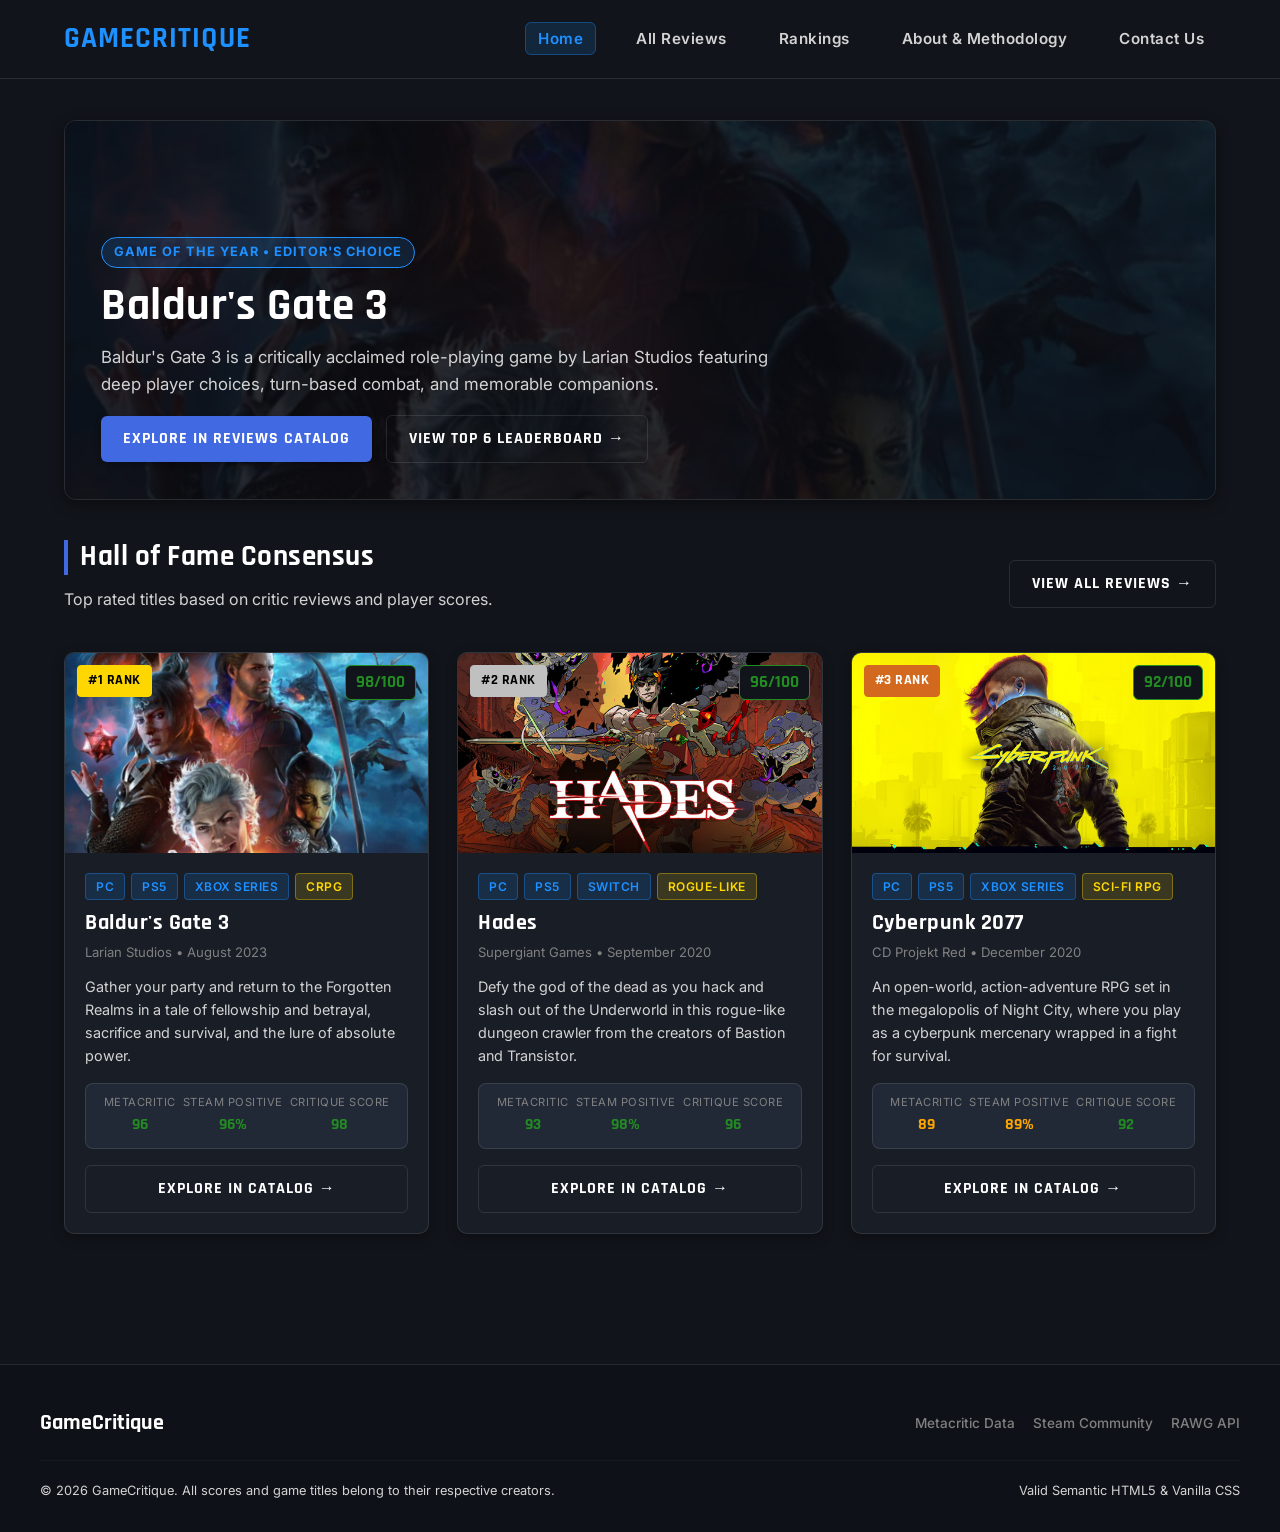
<file: index.html>
<!DOCTYPE html>
<html lang="en">

<head>
    <meta charset="UTF-8">
    <meta name="viewport" content="width=device-width, initial-scale=1.0">
    <title>GameCritique - The Modern Video Game Review &amp; Consensus Hub</title>
    <link rel="stylesheet" href="css/global.css">
    <link rel="stylesheet" href="css/nav.css">
    <link rel="stylesheet" href="css/pages.css">
    <link rel="stylesheet" href="css/footer.css">
</head>

<body>
    <header>
        <nav class="navbar">
            <div class="nav-brand">
                <a href="index.html">GameCritique</a>
            </div>
            <ul class="nav-links">
                <li><a href="index.html" class="active">Home</a></li>
                <li><a href="reviews.html">All Reviews</a></li>
                <li><a href="rankings.html">Rankings</a></li>
                <li><a href="about.html">About &amp; Methodology</a></li>
                <li><a href="contact.html">Contact Us</a></li>
            </ul>
        </nav>
    </header>

    <main>
        <!-- Featured Game -->
        <section class="hero-banner">
            <img src="images/bg3.jpg" alt="Baldur's Gate 3 official key art featuring party companions" class="hero-bg">
            <div class="hero-overlay"></div>
            <div class="hero-content">
                <span class="hero-badge">Game of the Year &bull; Editor's Choice</span>
                <h1 class="hero-title">Baldur's Gate 3</h1>
                <p class="hero-desc">
                    Baldur's Gate 3 is a critically acclaimed role-playing game by Larian Studios featuring deep player choices, turn-based combat, and memorable companions.
                </p>
                <div class="btn-group">
                    <a href="reviews.html#rpg" class="btn">Explore in Reviews Catalog</a>
                    <a href="rankings.html" class="btn btn-secondary">View Top 6 Leaderboard &rarr;</a>
                </div>
            </div>
        </section>

        <!-- Top Consensus -->
        <section>
            <div class="section-header">
                <div>
                    <h2 class="section-title">Hall of Fame Consensus</h2>
                    <p>Top rated titles based on critic reviews and player scores.</p>
                </div>
                <div class="btn-group">
                    <a href="reviews.html" class="btn btn-secondary">View All Reviews &rarr;</a>
                </div>
            </div>

            <div class="game-grid">
                <article class="game-card">
                    <figure class="card-media">
                        <img src="images/bg3.jpg" alt="Baldur's Gate 3 official cover art">
                        <span class="rank-badge rank-gold">#1 Rank</span>
                        <span class="card-score-badge">98/100</span>
                    </figure>
                    <div class="card-body">
                        <div class="card-tags">
                            <span class="tag tag-blue">PC</span>
                            <span class="tag tag-blue">PS5</span>
                            <span class="tag tag-blue">Xbox Series</span>
                            <span class="tag tag-gold">CRPG</span>
                        </div>
                        <h3 class="card-title">Baldur's Gate 3</h3>
                        <p class="card-meta">Larian Studios &bull; August 2023</p>
                        <p class="card-desc">Gather your party and return to the Forgotten Realms in a tale of fellowship and betrayal, sacrifice and survival, and the lure of absolute power.</p>

                        <dl class="benchmark-row">
                            <div class="benchmark-item">
                                <dt class="benchmark-label">Metacritic</dt>
                                <dd class="benchmark-value green">96</dd>
                            </div>
                            <div class="benchmark-item">
                                <dt class="benchmark-label">Steam Positive</dt>
                                <dd class="benchmark-value green">96%</dd>
                            </div>
                            <div class="benchmark-item">
                                <dt class="benchmark-label">Critique Score</dt>
                                <dd class="benchmark-value green">98</dd>
                            </div>
                        </dl>
                        <a href="reviews.html#rpg" class="btn btn-secondary">Explore in Catalog &rarr;</a>
                    </div>
                </article>

                <article class="game-card">
                    <figure class="card-media">
                        <img src="images/hades.jpg" alt="Hades official key art featuring Zagreus">
                        <span class="rank-badge rank-silver">#2 Rank</span>
                        <span class="card-score-badge">96/100</span>
                    </figure>
                    <div class="card-body">
                        <div class="card-tags">
                            <span class="tag tag-blue">PC</span>
                            <span class="tag tag-blue">PS5</span>
                            <span class="tag tag-blue">Switch</span>
                            <span class="tag tag-gold">Rogue-like</span>
                        </div>
                        <h3 class="card-title">Hades</h3>
                        <p class="card-meta">Supergiant Games &bull; September 2020</p>
                        <p class="card-desc">Defy the god of the dead as you hack and slash out of the Underworld in this rogue-like dungeon crawler from the creators of Bastion and Transistor.</p>

                        <dl class="benchmark-row">
                            <div class="benchmark-item">
                                <dt class="benchmark-label">Metacritic</dt>
                                <dd class="benchmark-value green">93</dd>
                            </div>
                            <div class="benchmark-item">
                                <dt class="benchmark-label">Steam Positive</dt>
                                <dd class="benchmark-value green">98%</dd>
                            </div>
                            <div class="benchmark-item">
                                <dt class="benchmark-label">Critique Score</dt>
                                <dd class="benchmark-value green">96</dd>
                            </div>
                        </dl>
                        <a href="reviews.html#indie" class="btn btn-secondary">Explore in Catalog &rarr;</a>
                    </div>
                </article>

                <article class="game-card">
                    <figure class="card-media">
                        <img src="images/cyberpunk.jpg" alt="Cyberpunk 2077 official cover art featuring protagonist V">
                        <span class="rank-badge rank-bronze">#3 Rank</span>
                        <span class="card-score-badge">92/100</span>
                    </figure>
                    <div class="card-body">
                        <div class="card-tags">
                            <span class="tag tag-blue">PC</span>
                            <span class="tag tag-blue">PS5</span>
                            <span class="tag tag-blue">Xbox Series</span>
                            <span class="tag tag-gold">Sci-Fi RPG</span>
                        </div>
                        <h3 class="card-title">Cyberpunk 2077</h3>
                        <p class="card-meta">CD Projekt Red &bull; December 2020</p>
                        <p class="card-desc">An open-world, action-adventure RPG set in the megalopolis of Night City, where you play as a cyberpunk mercenary wrapped in a fight for survival.</p>

                        <dl class="benchmark-row">
                            <div class="benchmark-item">
                                <dt class="benchmark-label">Metacritic</dt>
                                <dd class="benchmark-value orange">89</dd>
                            </div>
                            <div class="benchmark-item">
                                <dt class="benchmark-label">Steam Positive</dt>
                                <dd class="benchmark-value orange">89%</dd>
                            </div>
                            <div class="benchmark-item">
                                <dt class="benchmark-label">Critique Score</dt>
                                <dd class="benchmark-value green">92</dd>
                            </div>
                        </dl>
                        <a href="reviews.html#rpg" class="btn btn-secondary">Explore in Catalog &rarr;</a>
                    </div>
                </article>
            </div>
        </section>
    </main>
 
    <!-- Page Footer -->
    <footer>
        <div class="footer-content">
            <div class="footer-brand">GameCritique</div>
            <ul class="footer-sources">
                <li><a href="https://www.metacritic.com/game/" target="_blank" rel="noopener noreferrer">Metacritic
                        Data</a></li>
                <li><a href="https://store.steampowered.com/" target="_blank" rel="noopener noreferrer">Steam
                        Community</a></li>
                <li><a href="https://rawg.io/" target="_blank" rel="noopener noreferrer">RAWG API</a></li>
            </ul>
        </div>
        <div class="footer-bottom">
            <p>&copy; 2026 GameCritique. All scores and game titles belong to their respective creators.</p>
            <p>Valid Semantic HTML5 &amp; Vanilla CSS</p>
        </div>
    </footer>
</body>

</html>
</file>
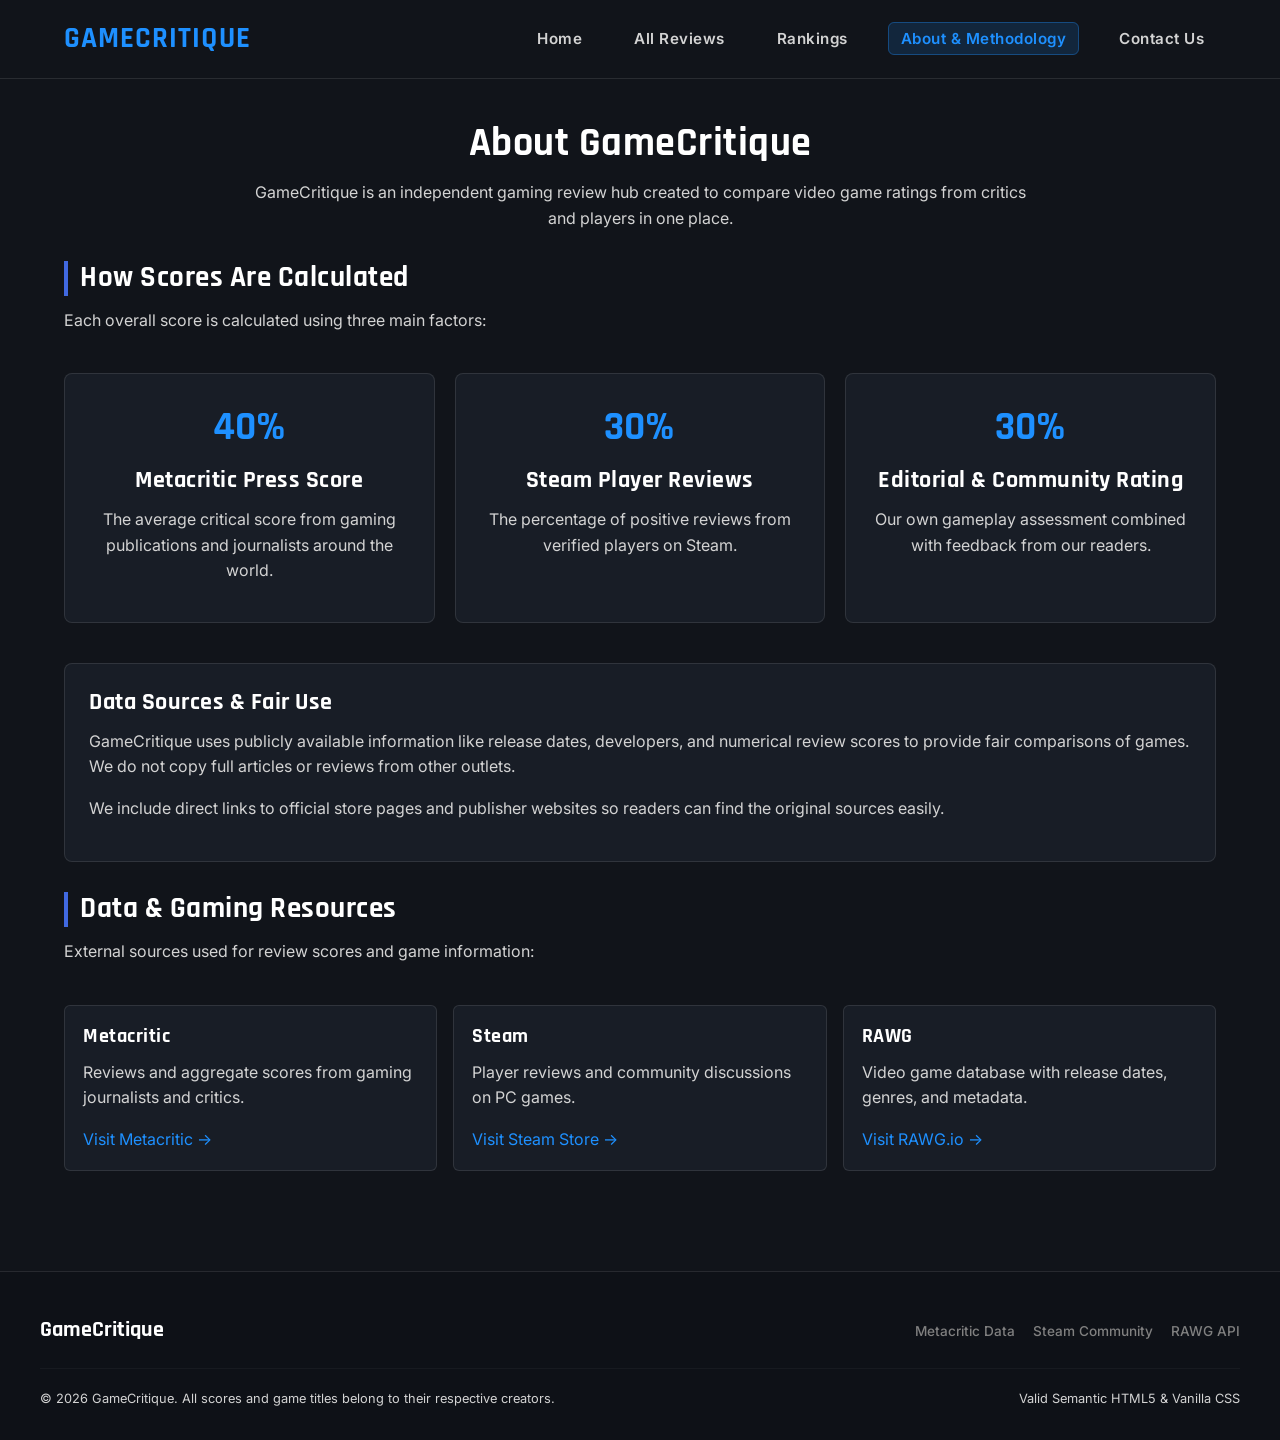
<file: about.html>
<!DOCTYPE html>
<html lang="en">
<head>
    <meta charset="UTF-8">
    <meta name="viewport" content="width=device-width, initial-scale=1.0">
    <title>GameCritique - About Our Consensus Methodology</title>
    <link rel="stylesheet" href="css/global.css">
    <link rel="stylesheet" href="css/nav.css">
    <link rel="stylesheet" href="css/pages.css">
    <link rel="stylesheet" href="css/footer.css">
</head>
<body>
    <header>
        <nav class="navbar">
            <div class="nav-brand">
                <a href="index.html">GameCritique</a>
            </div>
            <ul class="nav-links">
                <li><a href="index.html">Home</a></li>
                <li><a href="reviews.html">All Reviews</a></li>
                <li><a href="rankings.html">Rankings</a></li>
                <li><a href="about.html" class="active">About &amp; Methodology</a></li>
                <li><a href="contact.html">Contact Us</a></li>
            </ul>
        </nav>
    </header>

    <main>
        <!-- Mission Overview -->
        <section class="about-hero">
            <h1>About GameCritique</h1>
            <p>
                GameCritique is an independent gaming review hub created to compare video game ratings from critics and players in one place.
            </p>
        </section>

        <section>
            <div class="section-header">
                <div>
                    <h2 class="section-title">How Scores Are Calculated</h2>
                    <p>Each overall score is calculated using three main factors:</p>
                </div>
            </div>

            <!-- Scoring Formula -->
            <div class="algorithm-cards">
                <article class="algo-card">
                    <p class="algo-percent">40%</p>
                    <h3>Metacritic Press Score</h3>
                    <p>
                        The average critical score from gaming publications and journalists around the world.
                    </p>
                </article>

                <article class="algo-card">
                    <p class="algo-percent">30%</p>
                    <h3>Steam Player Reviews</h3>
                    <p>
                        The percentage of positive reviews from verified players on Steam.
                    </p>
                </article>

                <article class="algo-card">
                    <p class="algo-percent">30%</p>
                    <h3>Editorial &amp; Community Rating</h3>
                    <p>
                        Our own gameplay assessment combined with feedback from our readers.
                    </p>
                </article>
            </div>
        </section>

        <section class="info-card">
            <h3>Data Sources &amp; Fair Use</h3>
            <p>
                GameCritique uses publicly available information like release dates, developers, and numerical review scores to provide fair comparisons of games. We do not copy full articles or reviews from other outlets.
            </p>
            <p>
                We include direct links to official store pages and publisher websites so readers can find the original sources easily.
            </p>
        </section>

        <section>
            <div class="section-header">
                <div>
                    <h2 class="section-title">Data &amp; Gaming Resources</h2>
                    <p>External sources used for review scores and game information:</p>
                </div>
            </div>

            <!-- External Sources -->
            <div class="resources-grid">
                <article class="resource-card">
                    <h4>Metacritic</h4>
                    <p>Reviews and aggregate scores from gaming journalists and critics.</p>
                    <a href="https://www.metacritic.com/game/" target="_blank" rel="noopener noreferrer">Visit Metacritic &rarr;</a>
                </article>

                <article class="resource-card">
                    <h4>Steam</h4>
                    <p>Player reviews and community discussions on PC games.</p>
                    <a href="https://store.steampowered.com/" target="_blank" rel="noopener noreferrer">Visit Steam Store &rarr;</a>
                </article>

                <article class="resource-card">
                    <h4>RAWG</h4>
                    <p>Video game database with release dates, genres, and metadata.</p>
                    <a href="https://rawg.io/" target="_blank" rel="noopener noreferrer">Visit RAWG.io &rarr;</a>
                </article>
            </div>
        </section>
    </main>

    <footer>
        <div class="footer-content">
            <div class="footer-brand">GameCritique</div>
            <ul class="footer-sources">
                <li><a href="https://www.metacritic.com/game/" target="_blank" rel="noopener noreferrer">Metacritic Data</a></li>
                <li><a href="https://store.steampowered.com/" target="_blank" rel="noopener noreferrer">Steam Community</a></li>
                <li><a href="https://rawg.io/" target="_blank" rel="noopener noreferrer">RAWG API</a></li>
            </ul>
        </div>
        <div class="footer-bottom">
            <p>&copy; 2026 GameCritique. All scores and game titles belong to their respective creators.</p>
            <p>Valid Semantic HTML5 &amp; Vanilla CSS</p>
        </div>
    </footer>
</body>
</html>
</file>
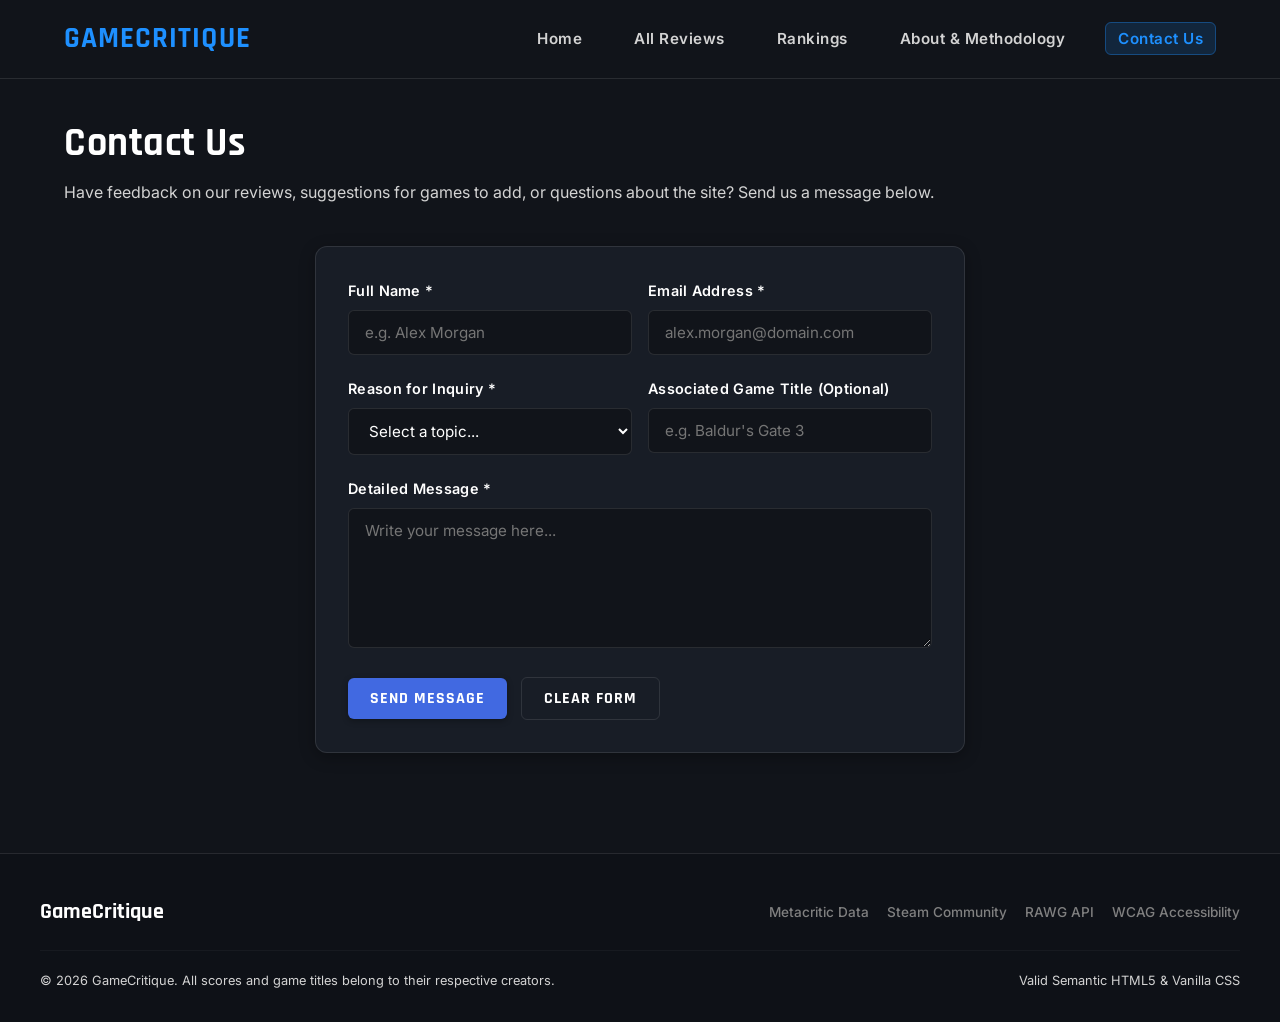
<file: contact.html>
<!DOCTYPE html>
<html lang="en">
<head>
    <meta charset="UTF-8">
    <meta name="viewport" content="width=device-width, initial-scale=1.0">
    <title>GameCritique - Contact Us</title>
    <link rel="stylesheet" href="css/global.css">
    <link rel="stylesheet" href="css/nav.css">
    <link rel="stylesheet" href="css/pages.css">
    <link rel="stylesheet" href="css/forms.css">
    <link rel="stylesheet" href="css/footer.css">
</head>
<body>
    <header>
        <nav class="navbar">
            <div class="nav-brand">
                <a href="index.html">GameCritique</a>
            </div>
            <ul class="nav-links">
                <li><a href="index.html">Home</a></li>
                <li><a href="reviews.html">All Reviews</a></li>
                <li><a href="rankings.html">Rankings</a></li>
                <li><a href="about.html">About &amp; Methodology</a></li>
                <li><a href="contact.html" class="active">Contact Us</a></li>
            </ul>
        </nav>
    </header>

    <main>
        <div class="section-header">
            <div>
                <h1>Contact Us</h1>
                <p>Have feedback on our reviews, suggestions for games to add, or questions about the site? Send us a message below.</p>
            </div>
        </div>

        <!-- Feedback Form -->
        <section class="form-container">
            <form action="#" method="post">
                <div class="form-row">
                    <div class="form-group">
                        <label for="contact-name">Full Name *</label>
                        <input type="text" id="contact-name" name="full_name" required minlength="2" placeholder="e.g. Alex Morgan">
                    </div>
                    <div class="form-group">
                        <label for="contact-email">Email Address *</label>
                        <input type="email" id="contact-email" name="email_address" required placeholder="alex.morgan@domain.com">
                    </div>
                </div>

                <div class="form-row">
                    <div class="form-group">
                        <label for="contact-topic">Reason for Inquiry *</label>
                        <select id="contact-topic" name="inquiry_topic" required>
                            <option value="">Select a topic...</option>
                            <option value="review-request">Suggest a Game to Review</option>
                            <option value="score-dispute">Question About a Score</option>
                            <option value="bug-report">Report a Site Bug / Issue</option>
                            <option value="general">General Feedback</option>
                        </select>
                    </div>
                    <div class="form-group">
                        <label for="game-title-input">Associated Game Title (Optional)</label>
                        <input type="text" id="game-title-input" name="game_title" placeholder="e.g. Baldur's Gate 3">
                    </div>
                </div>

                <div class="form-group">
                    <label for="contact-message">Detailed Message *</label>
                    <textarea id="contact-message" name="message_content" rows="6" required minlength="15" placeholder="Write your message here..."></textarea>
                </div>

                <div class="btn-group">
                    <button type="submit" class="btn">Send Message</button>
                    <button type="reset" class="btn btn-secondary">Clear Form</button>
                </div>
            </form>
        </section>
    </main>

    <!-- Page Footer -->
    <footer>
        <div class="footer-content">
            <div class="footer-brand">GameCritique</div>
            <ul class="footer-sources">
                <li><a href="https://www.metacritic.com/game/" target="_blank" rel="noopener noreferrer">Metacritic Data</a></li>
                <li><a href="https://store.steampowered.com/" target="_blank" rel="noopener noreferrer">Steam Community</a></li>
                <li><a href="https://rawg.io/" target="_blank" rel="noopener noreferrer">RAWG API</a></li>
                <li><a href="https://www.w3.org/WAI/WCAG22/quickref/" target="_blank" rel="noopener noreferrer">WCAG Accessibility</a></li>
            </ul>
        </div>
        <div class="footer-bottom">
            <p>&copy; 2026 GameCritique. All scores and game titles belong to their respective creators.</p>
            <p>Valid Semantic HTML5 &amp; Vanilla CSS</p>
        </div>
    </footer>
</body>
</html>
</file>
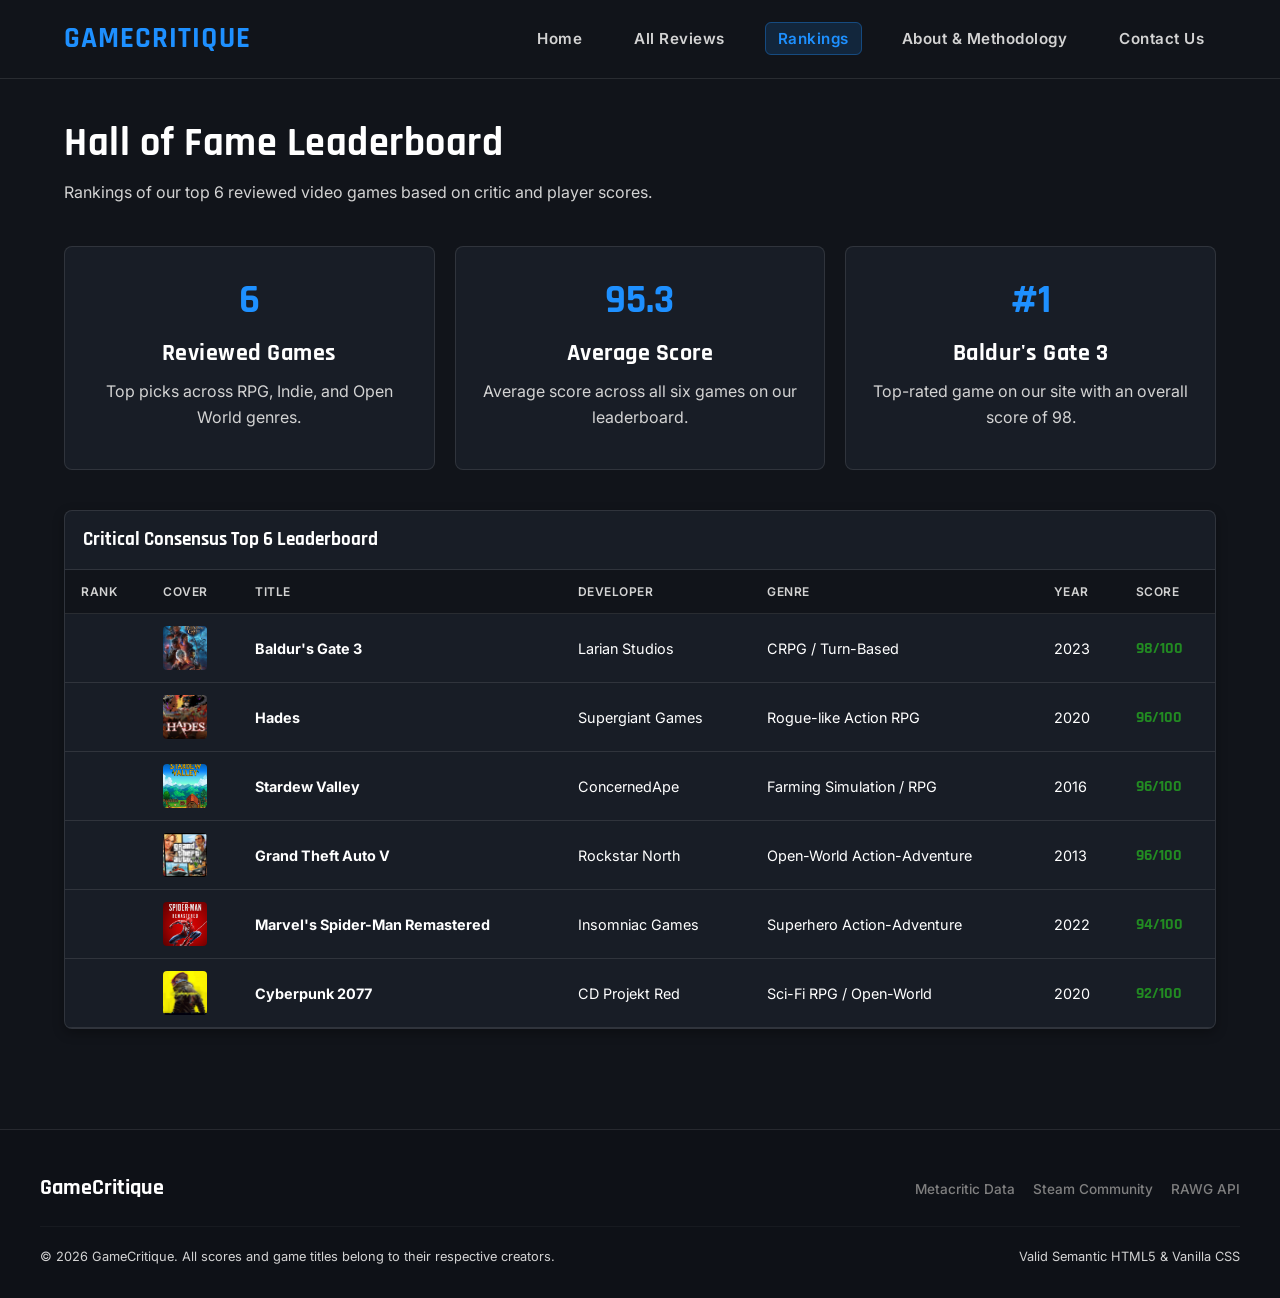
<file: rankings.html>
<!DOCTYPE html>
<html lang="en">
<head>
    <meta charset="UTF-8">
    <meta name="viewport" content="width=device-width, initial-scale=1.0">
    <title>GameCritique - Critical Consensus Rankings &amp; Leaderboard</title>
    <link rel="stylesheet" href="css/global.css">
    <link rel="stylesheet" href="css/nav.css">
    <link rel="stylesheet" href="css/pages.css">
    <link rel="stylesheet" href="css/footer.css">
</head>
<body>
    <header>
        <nav class="navbar">
            <div class="nav-brand">
                <a href="index.html">GameCritique</a>
            </div>
            <ul class="nav-links">
                <li><a href="index.html">Home</a></li>
                <li><a href="reviews.html">All Reviews</a></li>
                <li><a href="rankings.html" class="active">Rankings</a></li>
                <li><a href="about.html">About &amp; Methodology</a></li>
                <li><a href="contact.html">Contact Us</a></li>
            </ul>
        </nav>
    </header>

    <main>
        <div class="section-header">
            <div>
                <h1>Hall of Fame Leaderboard</h1>
                <p>Rankings of our top 6 reviewed video games based on critic and player scores.</p>
            </div>
        </div>

        <!-- Summary Stats -->
        <div class="algorithm-cards">
            <article class="algo-card">
                <p class="algo-percent">6</p>
                <h3>Reviewed Games</h3>
                <p>Top picks across RPG, Indie, and Open World genres.</p>
            </article>
            <article class="algo-card">
                <p class="algo-percent">95.3</p>
                <h3>Average Score</h3>
                <p>Average score across all six games on our leaderboard.</p>
            </article>
            <article class="algo-card">
                <p class="algo-percent">#1</p>
                <h3>Baldur's Gate 3</h3>
                <p>Top-rated game on our site with an overall score of 98.</p>
            </article>
        </div>

        <!-- Leaderboard Table -->
        <div class="rankings-table-wrap">
            <table class="rankings-table">
                <caption>Critical Consensus Top 6 Leaderboard</caption>
                <thead>
                    <tr>
                        <th scope="col">Rank</th>
                        <th scope="col">Cover</th>
                        <th scope="col">Title</th>
                        <th scope="col">Developer</th>
                        <th scope="col">Genre</th>
                        <th scope="col">Year</th>
                        <th scope="col">Score</th>
                    </tr>
                </thead>
                <tbody>
                    <tr>
                        <td><span class="rank-badge rank-gold">#1</span></td>
                        <td><img src="images/bg3.jpg" alt="Baldur's Gate 3 official key art featuring party companions" class="table-thumb"></td>
                        <td><strong>Baldur's Gate 3</strong></td>
                        <td>Larian Studios</td>
                        <td>CRPG / Turn-Based</td>
                        <td>2023</td>
                        <td><span class="benchmark-value green">98/100</span></td>
                    </tr>
                    <tr>
                        <td><span class="rank-badge rank-silver">#2</span></td>
                        <td><img src="images/hades.jpg" alt="Hades official key art featuring Zagreus" class="table-thumb"></td>
                        <td><strong>Hades</strong></td>
                        <td>Supergiant Games</td>
                        <td>Rogue-like Action RPG</td>
                        <td>2020</td>
                        <td><span class="benchmark-value green">96/100</span></td>
                    </tr>
                    <tr>
                        <td><span class="rank-badge rank-bronze">#3</span></td>
                        <td><img src="images/stardewvalley.jpg" alt="Stardew Valley official key art" class="table-thumb"></td>
                        <td><strong>Stardew Valley</strong></td>
                        <td>ConcernedApe</td>
                        <td>Farming Simulation / RPG</td>
                        <td>2016</td>
                        <td><span class="benchmark-value green">96/100</span></td>
                    </tr>
                    <tr>
                        <td><span class="rank-badge">#4</span></td>
                        <td><img src="images/gtav.jpg" alt="Grand Theft Auto V official key art" class="table-thumb"></td>
                        <td><strong>Grand Theft Auto V</strong></td>
                        <td>Rockstar North</td>
                        <td>Open-World Action-Adventure</td>
                        <td>2013</td>
                        <td><span class="benchmark-value green">96/100</span></td>
                    </tr>
                    <tr>
                        <td><span class="rank-badge">#5</span></td>
                        <td><img src="images/spiderman.jpg" alt="Marvel's Spider-Man official key art" class="table-thumb"></td>
                        <td><strong>Marvel's Spider-Man Remastered</strong></td>
                        <td>Insomniac Games</td>
                        <td>Superhero Action-Adventure</td>
                        <td>2022</td>
                        <td><span class="benchmark-value green">94/100</span></td>
                    </tr>
                    <tr>
                        <td><span class="rank-badge">#6</span></td>
                        <td><img src="images/cyberpunk.jpg" alt="Cyberpunk 2077 official key art featuring V" class="table-thumb"></td>
                        <td><strong>Cyberpunk 2077</strong></td>
                        <td>CD Projekt Red</td>
                        <td>Sci-Fi RPG / Open-World</td>
                        <td>2020</td>
                        <td><span class="benchmark-value green">92/100</span></td>
                    </tr>
                </tbody>
            </table>
        </div>
    </main>

    <footer>
        <div class="footer-content">
            <div class="footer-brand">GameCritique</div>
            <ul class="footer-sources">
                <li><a href="https://www.metacritic.com/game/" target="_blank" rel="noopener noreferrer">Metacritic Data</a></li>
                <li><a href="https://store.steampowered.com/" target="_blank" rel="noopener noreferrer">Steam Community</a></li>
                <li><a href="https://rawg.io/" target="_blank" rel="noopener noreferrer">RAWG API</a></li>
            </ul>
        </div>
        <div class="footer-bottom">
            <p>&copy; 2026 GameCritique. All scores and game titles belong to their respective creators.</p>
            <p>Valid Semantic HTML5 &amp; Vanilla CSS</p>
        </div>
    </footer>
</body>
</html>
</file>
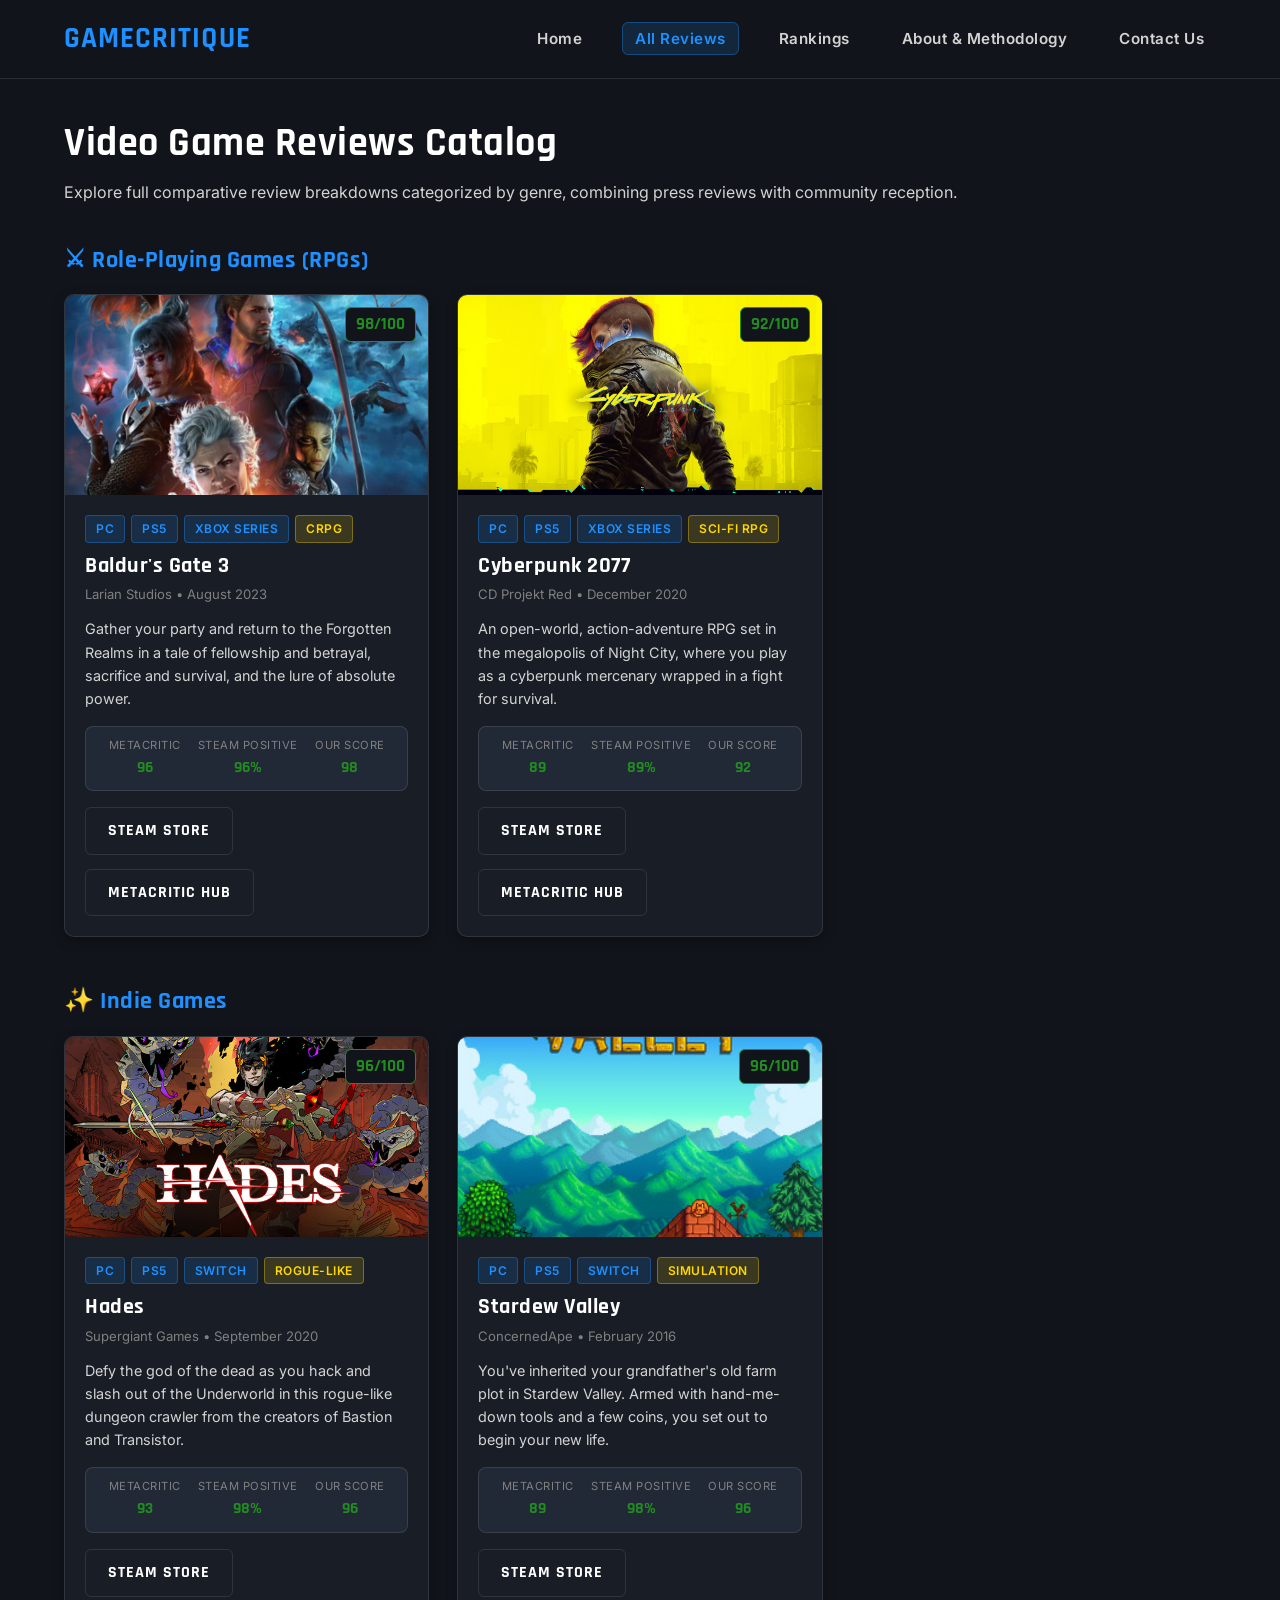
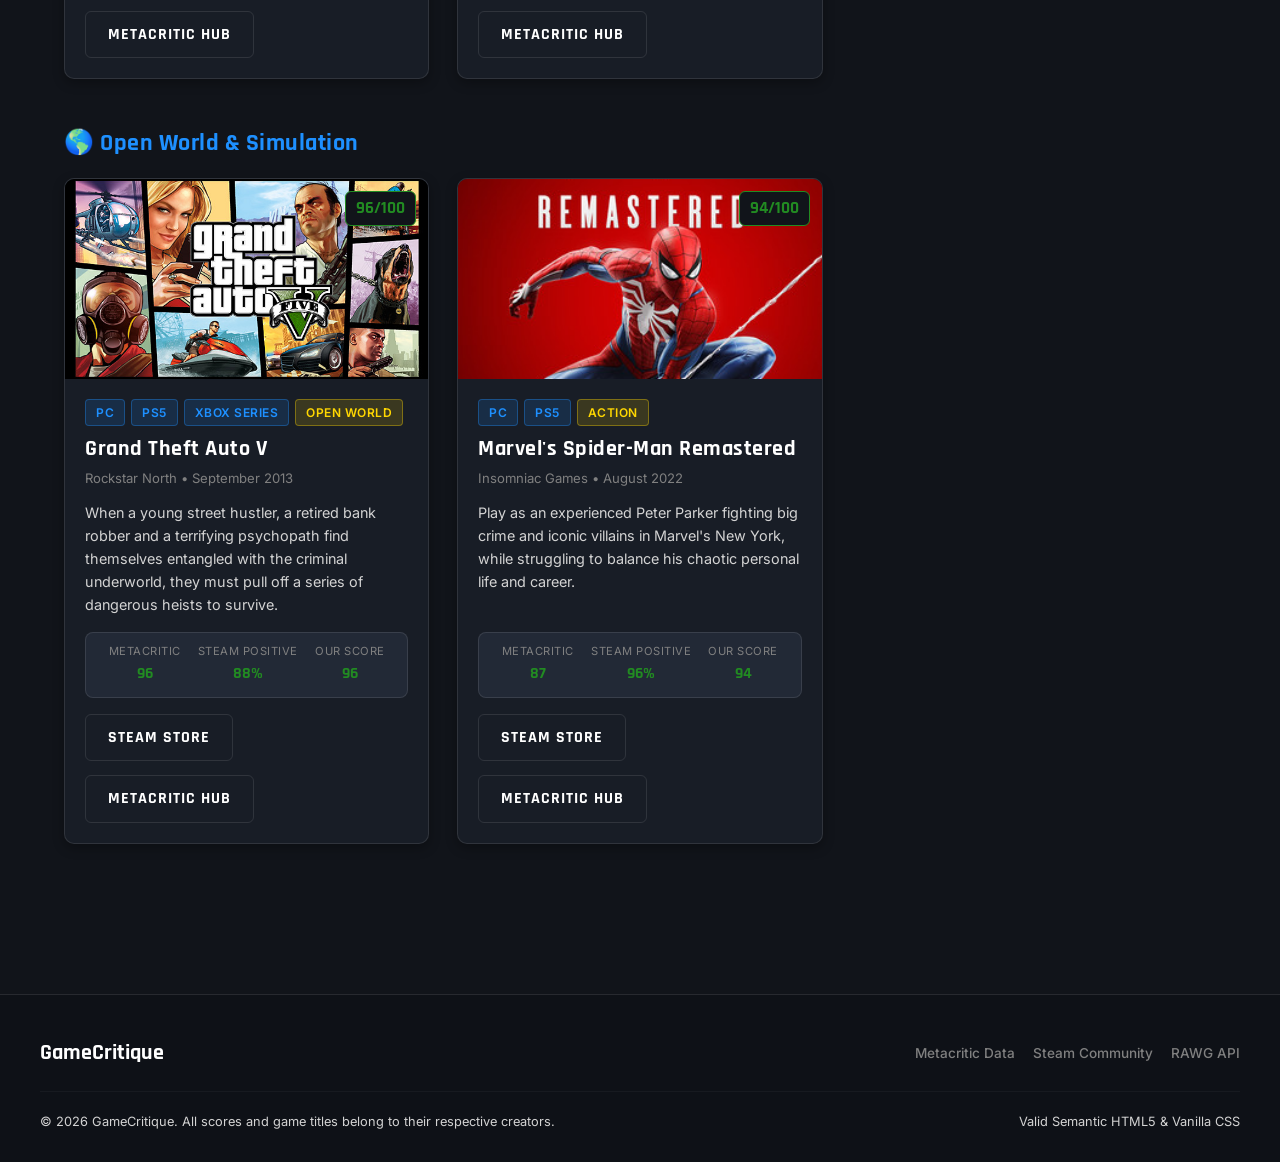
<file: reviews.html>
<!DOCTYPE html>
<html lang="en">
<head>
    <meta charset="UTF-8">
    <meta name="viewport" content="width=device-width, initial-scale=1.0">
    <title>GameCritique - Complete Database of Video Game Reviews</title>
    <link rel="stylesheet" href="css/global.css">
    <link rel="stylesheet" href="css/nav.css">
    <link rel="stylesheet" href="css/pages.css">
    <link rel="stylesheet" href="css/footer.css">
</head>
<body>
    <header>
        <nav class="navbar">
            <div class="nav-brand">
                <a href="index.html">GameCritique</a>
            </div>
            <ul class="nav-links">
                <li><a href="index.html">Home</a></li>
                <li><a href="reviews.html" class="active">All Reviews</a></li>
                <li><a href="rankings.html">Rankings</a></li>
                <li><a href="about.html">About &amp; Methodology</a></li>
                <li><a href="contact.html">Contact Us</a></li>
            </ul>
        </nav>
    </header>

    <main>
        <div class="section-header">
            <div>
                <h1>Video Game Reviews Catalog</h1>
                <p>Explore full comparative review breakdowns categorized by genre, combining press reviews with community reception.</p>
            </div>
        </div>

        <!-- RPG Section -->
        <section id="rpg" class="category-block">
            <h2 class="category-title">&#9876; Role-Playing Games (RPGs)</h2>
            <div class="game-grid">
                <article class="game-card">
                    <figure class="card-media">
                        <img src="images/bg3.jpg" alt="Baldur's Gate 3 official cover art">
                        <span class="card-score-badge">98/100</span>
                    </figure>
                    <div class="card-body">
                        <div class="card-tags">
                            <span class="tag tag-blue">PC</span>
                            <span class="tag tag-blue">PS5</span>
                            <span class="tag tag-blue">Xbox Series</span>
                            <span class="tag tag-gold">CRPG</span>
                        </div>
                        <h3 class="card-title">Baldur's Gate 3</h3>
                        <p class="card-meta">Larian Studios &bull; August 2023</p>
                        <p class="card-desc">Gather your party and return to the Forgotten Realms in a tale of fellowship and betrayal, sacrifice and survival, and the lure of absolute power.</p>
                        
                        <dl class="benchmark-row">
                            <div class="benchmark-item">
                                <dt class="benchmark-label">Metacritic</dt>
                                <dd class="benchmark-value green">96</dd>
                            </div>
                            <div class="benchmark-item">
                                <dt class="benchmark-label">Steam Positive</dt>
                                <dd class="benchmark-value green">96%</dd>
                            </div>
                            <div class="benchmark-item">
                                <dt class="benchmark-label">Our Score</dt>
                                <dd class="benchmark-value green">98</dd>
                            </div>
                        </dl>
                        <div class="btn-group">
                            <a href="https://store.steampowered.com/app/1086940/Baldurs_Gate_3/" target="_blank" rel="noopener noreferrer" class="btn btn-secondary">Steam Store</a>
                            <a href="https://www.metacritic.com/game/baldurs-gate-3/" target="_blank" rel="noopener noreferrer" class="btn btn-secondary">Metacritic Hub</a>
                        </div>
                    </div>
                </article>

                <article class="game-card">
                    <figure class="card-media">
                        <img src="images/cyberpunk.jpg" alt="Cyberpunk 2077 official cover art featuring protagonist V">
                        <span class="card-score-badge">92/100</span>
                    </figure>
                    <div class="card-body">
                        <div class="card-tags">
                            <span class="tag tag-blue">PC</span>
                            <span class="tag tag-blue">PS5</span>
                            <span class="tag tag-blue">Xbox Series</span>
                            <span class="tag tag-gold">Sci-Fi RPG</span>
                        </div>
                        <h3 class="card-title">Cyberpunk 2077</h3>
                        <p class="card-meta">CD Projekt Red &bull; December 2020</p>
                        <p class="card-desc">An open-world, action-adventure RPG set in the megalopolis of Night City, where you play as a cyberpunk mercenary wrapped in a fight for survival.</p>
                        
                        <dl class="benchmark-row">
                            <div class="benchmark-item">
                                <dt class="benchmark-label">Metacritic</dt>
                                <dd class="benchmark-value green">89</dd>
                            </div>
                            <div class="benchmark-item">
                                <dt class="benchmark-label">Steam Positive</dt>
                                <dd class="benchmark-value green">89%</dd>
                            </div>
                            <div class="benchmark-item">
                                <dt class="benchmark-label">Our Score</dt>
                                <dd class="benchmark-value green">92</dd>
                            </div>
                        </dl>
                        <div class="btn-group">
                            <a href="https://store.steampowered.com/app/1091500/Cyberpunk_2077/" target="_blank" rel="noopener noreferrer" class="btn btn-secondary">Steam Store</a>
                            <a href="https://www.metacritic.com/game/cyberpunk-2077/" target="_blank" rel="noopener noreferrer" class="btn btn-secondary">Metacritic Hub</a>
                        </div>
                    </div>
                </article>
            </div>
        </section>

        <!-- Indie Section -->
        <section id="indie" class="category-block">
            <h2 class="category-title">&#10024; Indie Games</h2>
            <div class="game-grid">
                <article class="game-card">
                    <figure class="card-media">
                        <img src="images/hades.jpg" alt="Hades official key art featuring Zagreus">
                        <span class="card-score-badge">96/100</span>
                    </figure>
                    <div class="card-body">
                        <div class="card-tags">
                            <span class="tag tag-blue">PC</span>
                            <span class="tag tag-blue">PS5</span>
                            <span class="tag tag-blue">Switch</span>
                            <span class="tag tag-gold">Rogue-like</span>
                        </div>
                        <h3 class="card-title">Hades</h3>
                        <p class="card-meta">Supergiant Games &bull; September 2020</p>
                        <p class="card-desc">Defy the god of the dead as you hack and slash out of the Underworld in this rogue-like dungeon crawler from the creators of Bastion and Transistor.</p>
                        
                        <dl class="benchmark-row">
                            <div class="benchmark-item">
                                <dt class="benchmark-label">Metacritic</dt>
                                <dd class="benchmark-value green">93</dd>
                            </div>
                            <div class="benchmark-item">
                                <dt class="benchmark-label">Steam Positive</dt>
                                <dd class="benchmark-value green">98%</dd>
                            </div>
                            <div class="benchmark-item">
                                <dt class="benchmark-label">Our Score</dt>
                                <dd class="benchmark-value green">96</dd>
                            </div>
                        </dl>
                        <div class="btn-group">
                            <a href="https://store.steampowered.com/app/1145360/Hades/" target="_blank" rel="noopener noreferrer" class="btn btn-secondary">Steam Store</a>
                            <a href="https://www.metacritic.com/game/hades/" target="_blank" rel="noopener noreferrer" class="btn btn-secondary">Metacritic Hub</a>
                        </div>
                    </div>
                </article>

                <article class="game-card">
                    <figure class="card-media">
                        <img src="images/stardewvalley.jpg" alt="Stardew Valley official key art">
                        <span class="card-score-badge">96/100</span>
                    </figure>
                    <div class="card-body">
                        <div class="card-tags">
                            <span class="tag tag-blue">PC</span>
                            <span class="tag tag-blue">PS5</span>
                            <span class="tag tag-blue">Switch</span>
                            <span class="tag tag-gold">Simulation</span>
                        </div>
                        <h3 class="card-title">Stardew Valley</h3>
                        <p class="card-meta">ConcernedApe &bull; February 2016</p>
                        <p class="card-desc">You've inherited your grandfather's old farm plot in Stardew Valley. Armed with hand-me-down tools and a few coins, you set out to begin your new life.</p>
                        
                        <dl class="benchmark-row">
                            <div class="benchmark-item">
                                <dt class="benchmark-label">Metacritic</dt>
                                <dd class="benchmark-value green">89</dd>
                            </div>
                            <div class="benchmark-item">
                                <dt class="benchmark-label">Steam Positive</dt>
                                <dd class="benchmark-value green">98%</dd>
                            </div>
                            <div class="benchmark-item">
                                <dt class="benchmark-label">Our Score</dt>
                                <dd class="benchmark-value green">96</dd>
                            </div>
                        </dl>
                        <div class="btn-group">
                            <a href="https://store.steampowered.com/app/413150/Stardew_Valley/" target="_blank" rel="noopener noreferrer" class="btn btn-secondary">Steam Store</a>
                            <a href="https://www.metacritic.com/game/stardew-valley/" target="_blank" rel="noopener noreferrer" class="btn btn-secondary">Metacritic Hub</a>
                        </div>
                    </div>
                </article>
            </div>
        </section>

        <!-- Open World -->
        <section id="open-world" class="category-block">
            <h2 class="category-title">&#127758; Open World &amp; Simulation</h2>
            <div class="game-grid">
                <article class="game-card">
                    <figure class="card-media">
                        <img src="images/gtav.jpg" alt="Grand Theft Auto V official key art">
                        <span class="card-score-badge">96/100</span>
                    </figure>
                    <div class="card-body">
                        <div class="card-tags">
                            <span class="tag tag-blue">PC</span>
                            <span class="tag tag-blue">PS5</span>
                            <span class="tag tag-blue">Xbox Series</span>
                            <span class="tag tag-gold">Open World</span>
                        </div>
                        <h3 class="card-title">Grand Theft Auto V</h3>
                        <p class="card-meta">Rockstar North &bull; September 2013</p>
                        <p class="card-desc">When a young street hustler, a retired bank robber and a terrifying psychopath find themselves entangled with the criminal underworld, they must pull off a series of dangerous heists to survive.</p>
                        
                        <dl class="benchmark-row">
                            <div class="benchmark-item">
                                <dt class="benchmark-label">Metacritic</dt>
                                <dd class="benchmark-value green">96</dd>
                            </div>
                            <div class="benchmark-item">
                                <dt class="benchmark-label">Steam Positive</dt>
                                <dd class="benchmark-value green">88%</dd>
                            </div>
                            <div class="benchmark-item">
                                <dt class="benchmark-label">Our Score</dt>
                                <dd class="benchmark-value green">96</dd>
                            </div>
                        </dl>
                        <div class="btn-group">
                            <a href="https://store.steampowered.com/app/271590/Grand_Theft_Auto_V/" target="_blank" rel="noopener noreferrer" class="btn btn-secondary">Steam Store</a>
                            <a href="https://www.metacritic.com/game/grand-theft-auto-v/" target="_blank" rel="noopener noreferrer" class="btn btn-secondary">Metacritic Hub</a>
                        </div>
                    </div>
                </article>

                <article class="game-card">
                    <figure class="card-media">
                        <img src="images/spiderman.jpg" alt="Marvel's Spider-Man official key art">
                        <span class="card-score-badge">94/100</span>
                    </figure>
                    <div class="card-body">
                        <div class="card-tags">
                            <span class="tag tag-blue">PC</span>
                            <span class="tag tag-blue">PS5</span>
                            <span class="tag tag-gold">Action</span>
                        </div>
                        <h3 class="card-title">Marvel's Spider-Man Remastered</h3>
                        <p class="card-meta">Insomniac Games &bull; August 2022</p>
                        <p class="card-desc">Play as an experienced Peter Parker fighting big crime and iconic villains in Marvel's New York, while struggling to balance his chaotic personal life and career.</p>
                        
                        <dl class="benchmark-row">
                            <div class="benchmark-item">
                                <dt class="benchmark-label">Metacritic</dt>
                                <dd class="benchmark-value green">87</dd>
                            </div>
                            <div class="benchmark-item">
                                <dt class="benchmark-label">Steam Positive</dt>
                                <dd class="benchmark-value green">96%</dd>
                            </div>
                            <div class="benchmark-item">
                                <dt class="benchmark-label">Our Score</dt>
                                <dd class="benchmark-value green">94</dd>
                            </div>
                        </dl>
                        <div class="btn-group">
                            <a href="https://store.steampowered.com/app/1817070/Marvels_SpiderMan_Remastered/" target="_blank" rel="noopener noreferrer" class="btn btn-secondary">Steam Store</a>
                            <a href="https://www.metacritic.com/game/marvels-spider-man-remastered/" target="_blank" rel="noopener noreferrer" class="btn btn-secondary">Metacritic Hub</a>
                        </div>
                    </div>
                </article>
            </div>
        </section>
    </main>

    <!-- Page Footer -->
    <footer>
        <div class="footer-content">
            <div class="footer-brand">GameCritique</div>
            <ul class="footer-sources">
                <li><a href="https://www.metacritic.com/game/" target="_blank" rel="noopener noreferrer">Metacritic Data</a></li>
                <li><a href="https://store.steampowered.com/" target="_blank" rel="noopener noreferrer">Steam Community</a></li>
                <li><a href="https://rawg.io/" target="_blank" rel="noopener noreferrer">RAWG API</a></li>
            </ul>
        </div>
        <div class="footer-bottom">
            <p>&copy; 2026 GameCritique. All scores and game titles belong to their respective creators.</p>
            <p>Valid Semantic HTML5 &amp; Vanilla CSS</p>
        </div>
    </footer>
</body>
</html>
</file>
<file: css/global.css>
@import url('https://fonts.googleapis.com/css2?family=Inter:wght@300;400;500;600;700&family=Rajdhani:wght@500;600;700&display=swap');

:root {
    --bg-main: #11141a;
    --bg-card: #181d26;
    --bg-card-hover: #1f2532;
    --bg-surface: #222936;
    --border-color: rgba(255, 255, 255, 0.1);
    --border-hover: dodgerblue;
    
    --accent-blue: dodgerblue;
    --accent-dark-blue: royalblue;
    --accent-gold: gold;
    
    --score-green: forestgreen;
    --score-orange: orange;
    --score-red: crimson;
    
    --text-primary: white;
    --text-secondary: lightgray;
    --text-muted: gray;
    
    --heading-font: 'Rajdhani', sans-serif;
    --body-font: 'Inter', sans-serif;
}

* {
    margin: 0;
    padding: 0;
    box-sizing: border-box;
}

html {
    scroll-behavior: smooth;
}

body {
    background-color: var(--bg-main);
    color: var(--text-primary);
    font-family: var(--body-font);
    line-height: 1.6;
    padding-top: 80px;
    min-height: 100vh;
    display: flex;
    flex-direction: column;
}

h1, h2, h3, h4, h5, h6 {
    font-family: var(--heading-font);
    font-weight: 700;
    letter-spacing: 0.5px;
    color: var(--text-primary);
    margin-bottom: 0.75rem;
    line-height: 1.2;
}

h1 { font-size: 2.5rem; }
h2 { font-size: 2rem; }
h3 { font-size: 1.5rem; }
h4 { font-size: 1.25rem; }

p {
    color: var(--text-secondary);
    margin-bottom: 1rem;
}

a {
    color: dodgerblue;
    text-decoration: none;
    transition: all 0.25s ease;
}

a:hover {
    color: deepskyblue;
}

main {
    max-width: 1200px;
    width: 100%;
    margin: 0 auto;
    padding: 2.5rem 1.5rem;
    flex: 1;
}

.btn {
    display: inline-block;
    text-align: center;
    background: royalblue;
    color: white;
    font-family: var(--heading-font);
    font-size: 1rem;
    font-weight: 700;
    text-transform: uppercase;
    letter-spacing: 1px;
    padding: 10px 22px;
    border-radius: 6px;
    border: none;
    cursor: pointer;
    box-shadow: 0 2px 6px rgba(0, 0, 0, 0.3);
    transition: background 0.2s ease;
}

.btn:hover {
    color: white;
    background: dodgerblue;
}

.btn-secondary {
    background: transparent;
    border: 1px solid var(--border-color);
    color: white;
    box-shadow: none;
}

.btn-secondary:hover {
    background: var(--bg-surface);
    border-color: dodgerblue;
    color: dodgerblue;
}

.btn-group {
    display: flex;
    gap: 14px;
    flex-wrap: wrap;
    align-items: center;
}

.tag {
    display: inline-block;
    padding: 3px 10px;
    font-size: 0.75rem;
    font-weight: 600;
    text-transform: uppercase;
    letter-spacing: 0.5px;
    border-radius: 4px;
    background: var(--bg-surface);
    color: var(--text-secondary);
    border: 1px solid var(--border-color);
}

.tag-blue {
    background: rgba(30, 144, 255, 0.15);
    color: dodgerblue;
    border-color: rgba(30, 144, 255, 0.35);
}

.tag-gold {
    background: rgba(255, 215, 0, 0.15);
    color: gold;
    border-color: rgba(255, 215, 0, 0.35);
}
</file>
<file: css/nav.css>
header {
    position: fixed;
    top: 0;
    left: 0;
    width: 100%;
    background: #11141a;
    border-bottom: 1px solid var(--border-color);
    z-index: 1000;
}

.navbar {
    display: flex;
    justify-content: space-between;
    align-items: center;
    max-width: 1200px;
    margin: 0 auto;
    padding: 16px 24px;
}

.nav-brand {
    font-family: var(--heading-font);
    font-size: 1.8rem;
    font-weight: 700;
    letter-spacing: 1px;
    text-transform: uppercase;
}

.nav-brand a {
    color: dodgerblue;
    text-decoration: none;
}

.nav-links {
    list-style: none;
    display: flex;
    align-items: center;
    gap: 28px;
}

.nav-links li a {
    color: var(--text-secondary);
    font-size: 0.95rem;
    font-weight: 600;
    letter-spacing: 0.5px;
    padding: 6px 12px;
    border-radius: 6px;
    transition: all 0.2s ease;
}

.nav-links li a:hover {
    color: var(--text-primary);
    background: rgba(255, 255, 255, 0.05);
}

.nav-links li a.active {
    color: dodgerblue;
    background: rgba(30, 144, 255, 0.15);
    border: 1px solid rgba(30, 144, 255, 0.35);
}

/* Media Query */
@media (max-width: 768px) {
    body {
        padding-top: 110px;
    }

    .navbar {
        flex-direction: column;
        gap: 12px;
        padding: 12px 16px;
    }

    .nav-links {
        gap: 12px;
        flex-wrap: wrap;
        justify-content: center;
    }

    .nav-links li a {
        padding: 4px 10px;
        font-size: 0.9rem;
    }
}
</file>
<file: css/pages.css>
.hero-banner {
    position: relative;
    border-radius: 12px;
    overflow: hidden;
    margin-bottom: 40px;
    border: 1px solid var(--border-color);
    height: 380px;
    box-shadow: 0 4px 14px rgba(0, 0, 0, 0.4);
    display: flex;
    align-items: flex-end;
    padding: 36px;
}

.hero-bg {
    position: absolute;
    top: 0;
    left: 0;
    width: 100%;
    height: 100%;
    object-fit: cover;
    z-index: 1;
    filter: brightness(0.5);
}

.hero-overlay {
    position: absolute;
    top: 0;
    left: 0;
    width: 100%;
    height: 100%;
    background: rgba(11, 14, 20, 0.75);
    z-index: 2;
}

.hero-content {
    position: relative;
    z-index: 3;
    max-width: 700px;
}

.hero-badge {
    display: inline-flex;
    align-items: center;
    background: rgba(30, 144, 255, 0.15);
    color: dodgerblue;
    border: 1px solid dodgerblue;
    padding: 4px 12px;
    border-radius: 16px;
    font-size: 0.8rem;
    font-weight: 700;
    text-transform: uppercase;
    letter-spacing: 1px;
    margin-bottom: 12px;
}

.hero-title {
    font-size: 2.8rem;
    font-weight: 700;
    color: white;
    margin-bottom: 10px;
}

.hero-desc {
    font-size: 1.05rem;
    color: lightgray;
    margin-bottom: 18px;
}

.section-header {
    display: flex;
    justify-content: space-between;
    align-items: center;
    margin-bottom: 24px;
    flex-wrap: wrap;
    gap: 16px;
}

.section-title {
    font-size: 1.8rem;
    color: white;
    border-left: 4px solid royalblue;
    padding-left: 12px;
}

.category-block {
    margin-bottom: 50px;
}

.category-title {
    font-size: 1.5rem;
    color: dodgerblue;
    margin-bottom: 20px;
    display: flex;
    align-items: center;
    gap: 10px;
}

.game-grid {
    display: grid;
    grid-template-columns: repeat(auto-fill, minmax(340px, 1fr));
    gap: 28px;
    margin-bottom: 30px;
}

.game-card {
    background: var(--bg-card);
    border: 1px solid var(--border-color);
    border-radius: 10px;
    overflow: hidden;
    transition: border-color 0.2s ease;
    position: relative;
    display: flex;
    flex-direction: column;
    box-shadow: 0 4px 12px rgba(0, 0, 0, 0.3);
}

.game-card:hover {
    border-color: dodgerblue;
}

.card-media {
    position: relative;
    width: 100%;
    height: 200px;
    overflow: hidden;
    background: black;
}

.card-media img {
    width: 100%;
    height: 100%;
    object-fit: cover;
}

.rank-badge {
    position: absolute;
    top: 12px;
    left: 12px;
    padding: 4px 10px;
    border-radius: 4px;
    font-family: var(--heading-font);
    font-weight: 700;
    font-size: 0.85rem;
    text-transform: uppercase;
    letter-spacing: 0.5px;
    z-index: 5;
    background: var(--bg-surface);
    color: white;
    border: 1px solid var(--border-color);
}

.rank-gold {
    background: gold;
    color: black;
    border-color: gold;
}

.rank-silver {
    background: silver;
    color: black;
    border-color: silver;
}

.rank-bronze {
    background: chocolate;
    color: white;
    border-color: chocolate;
}

.card-score-badge {
    position: absolute;
    top: 12px;
    right: 12px;
    background: #11141a;
    border: 1px solid forestgreen;
    color: forestgreen;
    font-family: var(--heading-font);
    font-weight: 700;
    font-size: 1.05rem;
    padding: 3px 10px;
    border-radius: 6px;
    z-index: 5;
}

.card-body {
    padding: 20px;
    display: flex;
    flex-direction: column;
    flex: 1;
}

.card-tags {
    display: flex;
    gap: 6px;
    margin-bottom: 10px;
    flex-wrap: wrap;
}

.card-title {
    font-size: 1.35rem;
    margin-bottom: 6px;
    color: white;
}

.card-meta {
    font-size: 0.82rem;
    color: var(--text-muted);
    margin-bottom: 12px;
}

.card-desc {
    font-size: 0.9rem;
    color: var(--text-secondary);
    margin-bottom: 16px;
    flex: 1;
}

.benchmark-row {
    background: var(--bg-surface);
    border: 1px solid var(--border-color);
    border-radius: 8px;
    padding: 10px 14px;
    display: flex;
    justify-content: space-around;
    align-items: center;
    margin-bottom: 16px;
}

.benchmark-item {
    text-align: center;
}

.benchmark-label {
    font-size: 0.7rem;
    text-transform: uppercase;
    color: var(--text-muted);
    letter-spacing: 0.5px;
}

.benchmark-value {
    font-family: var(--heading-font);
    font-size: 1rem;
    font-weight: 700;
    color: white;
}

.benchmark-value.green { color: forestgreen; }
.benchmark-value.orange { color: orange; }

.rankings-table-wrap {
    width: 100%;
    overflow-x: auto;
    background: var(--bg-card);
    border: 1px solid var(--border-color);
    border-radius: 8px;
    box-shadow: 0 4px 12px rgba(0, 0, 0, 0.3);
    margin-top: 24px;
}

.rankings-table {
    width: 100%;
    border-collapse: collapse;
    text-align: left;
    font-size: 0.9rem;
}

.rankings-table caption {
    text-align: left;
    padding: 14px 18px;
    font-family: var(--heading-font);
    font-size: 1.2rem;
    font-weight: 700;
    color: white;
    border-bottom: 1px solid var(--border-color);
}

.rankings-table th {
    background: #11141a;
    color: var(--text-secondary);
    padding: 12px 16px;
    font-weight: 600;
    text-transform: uppercase;
    font-size: 0.75rem;
    letter-spacing: 0.5px;
    border-bottom: 1px solid var(--border-color);
}

.rankings-table td {
    padding: 12px 16px;
    border-bottom: 1px solid var(--border-color);
    color: var(--text-primary);
    vertical-align: middle;
}

.rankings-table tbody tr:hover td {
    background: rgba(255, 255, 255, 0.02);
}

.table-thumb {
    width: 44px;
    height: 44px;
    border-radius: 4px;
    object-fit: cover;
    display: block;
}

.about-hero {
    text-align: center;
    max-width: 800px;
    margin: 0 auto 30px;
}

.algorithm-cards {
    display: grid;
    grid-template-columns: repeat(auto-fit, minmax(240px, 1fr));
    gap: 20px;
    margin: 24px 0 40px;
}

.algo-card {
    background: var(--bg-card);
    border: 1px solid var(--border-color);
    border-radius: 8px;
    padding: 22px;
    text-align: center;
}

.algo-percent {
    font-family: var(--heading-font);
    font-size: 2.5rem;
    font-weight: 700;
    color: dodgerblue;
    margin-bottom: 6px;
}

.resources-grid {
    display: grid;
    grid-template-columns: repeat(auto-fit, minmax(260px, 1fr));
    gap: 16px;
    margin-top: 20px;
}

.resource-card {
    background: var(--bg-card);
    border: 1px solid var(--border-color);
    border-radius: 6px;
    padding: 18px;
    transition: border-color 0.2s ease;
}

.resource-card:hover {
    border-color: dodgerblue;
}

.info-card {
    background: var(--bg-card);
    border: 1px solid var(--border-color);
    border-radius: 8px;
    padding: 24px;
    margin-bottom: 30px;
}

/* Media Query */
@media (max-width: 768px) {
    .hero-banner {
        height: auto;
        min-height: 320px;
        padding: 24px;
    }

    .hero-title {
        font-size: 2rem;
    }

    .section-header {
        flex-direction: column;
        align-items: flex-start;
    }
}
</file>
<file: css/footer.css>
footer {
    background: #0e1117;
    border-top: 1px solid var(--border-color);
    padding: 40px 24px 30px;
    margin-top: 60px;
}

.footer-content {
    max-width: 1200px;
    margin: 0 auto;
    display: flex;
    justify-content: space-between;
    align-items: center;
    flex-wrap: wrap;
    gap: 20px;
}

.footer-brand {
    font-family: var(--heading-font);
    font-size: 1.4rem;
    font-weight: 700;
    color: var(--text-primary);
}

.footer-sources {
    display: flex;
    gap: 18px;
    list-style: none;
}

.footer-sources li a {
    color: var(--text-muted);
    font-size: 0.85rem;
    font-weight: 500;
}

.footer-sources li a:hover {
    color: dodgerblue;
}

.footer-bottom {
    max-width: 1200px;
    margin: 20px auto 0;
    padding-top: 20px;
    border-top: 1px solid rgba(255, 255, 255, 0.04);
    display: flex;
    justify-content: space-between;
    align-items: center;
    font-size: 0.8rem;
    color: var(--text-muted);
    flex-wrap: wrap;
    gap: 10px;
}

.footer-bottom p {
    margin-bottom: 0;
}

/* Media Query */
@media (max-width: 600px) {
    .footer-content, .footer-bottom {
        flex-direction: column;
        text-align: center;
        align-items: center;
    }
    
    .footer-sources {
        flex-wrap: wrap;
        justify-content: center;
    }
}
</file>
<file: css/forms.css>
.form-container {
    background: var(--bg-card);
    border: 1px solid var(--border-color);
    border-radius: 12px;
    padding: 32px;
    max-width: 650px;
    margin: 0 auto;
    box-shadow: 0 4px 16px rgba(0, 0, 0, 0.3);
    position: relative;
}

.form-group {
    margin-bottom: 22px;
}

.form-group label {
    display: block;
    margin-bottom: 8px;
    font-size: 0.9rem;
    font-weight: 600;
    color: var(--text-primary);
    letter-spacing: 0.3px;
}

.form-group input, 
.form-group textarea,
.form-group select {
    width: 100%;
    padding: 12px 16px;
    background: #11141a;
    border: 1px solid var(--border-color);
    border-radius: 6px;
    color: var(--text-primary);
    font-family: var(--body-font);
    font-size: 0.95rem;
    transition: all 0.25s ease;
}

.form-group select {
    cursor: pointer;
}

.form-group input:focus, 
.form-group textarea:focus,
.form-group select:focus {
    outline: none;
    border-color: dodgerblue;
}

.form-group textarea {
    resize: vertical;
    min-height: 120px;
}

.form-row {
    display: grid;
    grid-template-columns: 1fr 1fr;
    gap: 16px;
}

/* Media Query */
@media (max-width: 600px) {
    .form-row {
        grid-template-columns: 1fr;
    }
    
    .form-container {
        padding: 20px;
    }
}
</file>
